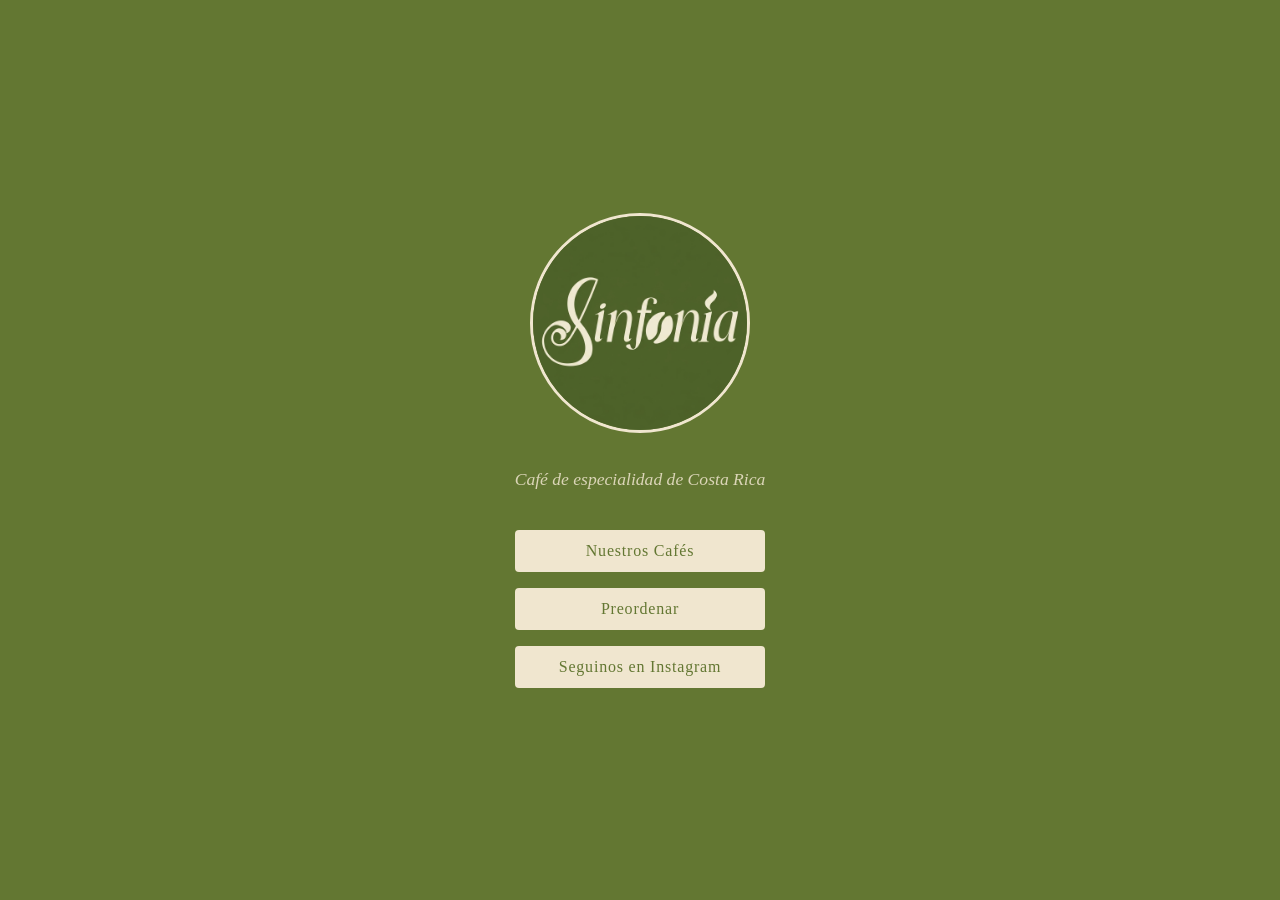
<file: index.html>
<!DOCTYPE html>
<html lang="es">
<head>
  <meta charset="UTF-8">
  <meta name="viewport" content="width=device-width, initial-scale=1.0">
  <title>Sinfonía Café</title>
  <link rel="icon" type="image/jpeg" href="images/logo.jpg">
  <link rel="stylesheet" href="styles.css">
  <style>
    body {
      display: flex;
      flex-direction: column;
      align-items: center;
      justify-content: center;
    }

    .container {
      text-align: center;
      padding: 2rem;
      max-width: 480px;
    }

    .logo {
      width: 220px;
      height: 220px;
      border-radius: 50%;
      object-fit: cover;
      margin-bottom: 2rem;
      border: 3px solid #f0e6cf;
    }

    .tagline {
      font-size: 1.1rem;
      margin-bottom: 2.5rem;
      font-style: italic;
      opacity: 0.85;
    }

    .nav-links {
      display: flex;
      flex-direction: column;
      gap: 1rem;
    }

    .nav-links a {
      display: inline-block;
      color: #637732;
      background-color: #f0e6cf;
      text-decoration: none;
      padding: 0.75rem 2rem;
      border-radius: 4px;
      font-size: 1rem;
      letter-spacing: 0.05em;
      transition: opacity 0.2s;
    }

    .nav-links a:hover {
      opacity: 0.88;
    }
  </style>
</head>
<body>
  <div class="container">
    <img src="images/logo.jpg" alt="Sinfonía Café" class="logo">
    <p class="tagline">Café de especialidad de Costa Rica</p>
    <div class="nav-links">
      <a href="cafe">Nuestros Cafés</a>
      <a href="preordenar">Preordenar</a>
      <a href="https://instagram.com/sinfonia_cafe_cr" target="_blank" rel="noopener">Seguinos en Instagram</a>
    </div>
  </div>
</body>
</html>
</file>
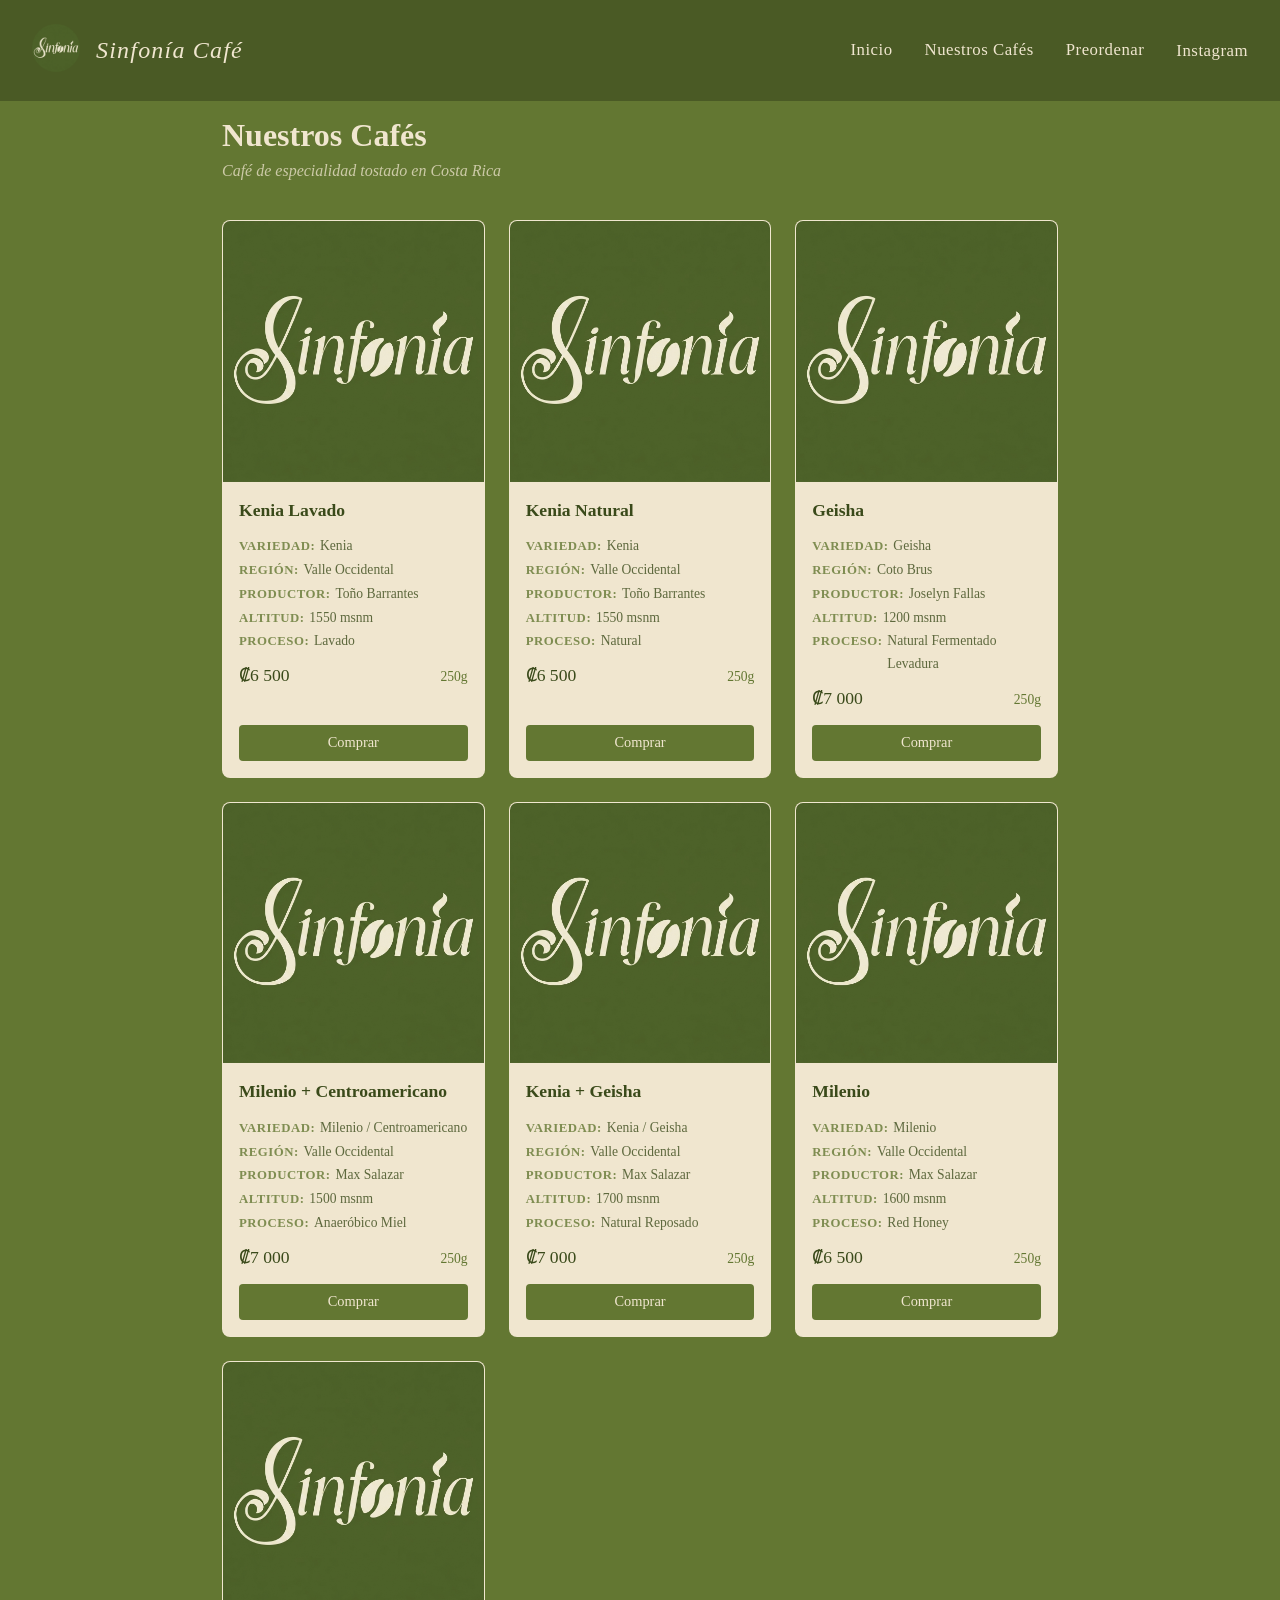
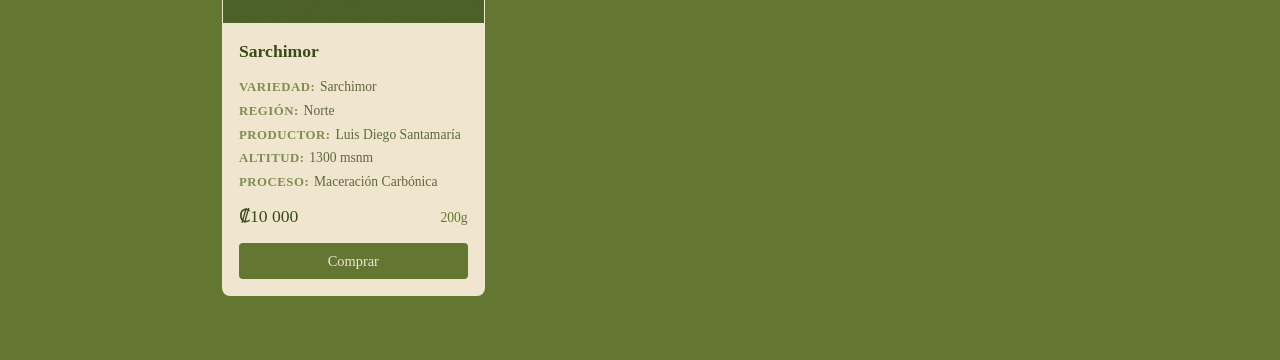
<file: cafe.html>
<!DOCTYPE html>
<html lang="es">
<head>
  <meta charset="UTF-8">
  <meta name="viewport" content="width=device-width, initial-scale=1.0">
  <title>Café — Sinfonía Café</title>
  <link rel="icon" type="image/jpeg" href="images/logo.jpg">
  <link rel="stylesheet" href="styles.css">
  <style>
    .product-card {
      background-color: #f0e6cf;
      color: #3a4a1a;
    }

    .product-info h3 {
      font-size: 1.1rem;
      margin-bottom: 0.75rem;
    }

    .product-details {
      font-size: 0.85rem;
      line-height: 1.7;
      opacity: 0.8;
      margin-bottom: 0.75rem;
    }

    .product-details span {
      display: block;
    }

    .product-details .label {
      opacity: 1;
      color: #637732;
      font-size: 0.8rem;
      font-weight: bold;
      text-transform: uppercase;
      letter-spacing: 0.04em;
    }

    .detail-row {
      display: flex;
      gap: 0.3rem;
      align-items: baseline;
    }

    .price-size {
      display: flex;
      justify-content: space-between;
      align-items: baseline;
      margin-bottom: 1rem;
    }

    .price {
      font-size: 1.1rem;
    }

    .size {
      font-size: 0.85rem;
      color: #637732;
    }

    .product-actions {
      margin-top: auto;
    }

    .btn-primary {
      background-color: #637732;
      color: #f0e6cf;
    }
  </style>
</head>
<body>
  <header>
    <a href="/">
      <img src="images/logo.jpg" alt="Sinfonía Café">
    </a>
    <a href="/" class="site-title">Sinfonía Café</a>
    <nav class="nav-menu" id="nav">
      <a href="/">Inicio</a>
      <a href="cafe">Nuestros Cafés</a>
      <a href="preordenar">Preordenar</a>
      <a href="https://instagram.com/sinfonia_cafe_cr" target="_blank" rel="noopener">Instagram</a>
    </nav>
    <button class="hamburger" onclick="toggleNav()" aria-label="Menú">&#9776;</button>
  </header>

  <main>
    <h1>Nuestros Cafés</h1>
    <p class="subtitle">Café de especialidad tostado en Costa Rica</p>

    <div class="products" id="catalog"></div>
  </main>

  <script src="main.js"></script>
  <script>
    var coffees = [
      {
        name: 'Kenia Lavado',
        variedad: 'Kenia',
        region: 'Valle Occidental',
        productor: 'Toño Barrantes',
        altitud: '1550 msnm',
        proceso: 'Lavado',
        price: 6500,
        size: '250g'
      },
      {
        name: 'Kenia Natural',
        variedad: 'Kenia',
        region: 'Valle Occidental',
        productor: 'Toño Barrantes',
        altitud: '1550 msnm',
        proceso: 'Natural',
        price: 6500,
        size: '250g'
      },
      {
        name: 'Geisha',
        variedad: 'Geisha',
        region: 'Coto Brus',
        productor: 'Joselyn Fallas',
        altitud: '1200 msnm',
        proceso: 'Natural Fermentado Levadura',
        price: 7000,
        size: '250g'
      },
      {
        name: 'Milenio + Centroamericano',
        variedad: 'Milenio / Centroamericano',
        region: 'Valle Occidental',
        productor: 'Max Salazar',
        altitud: '1500 msnm',
        proceso: 'Anaeróbico Miel',
        price: 7000,
        size: '250g'
      },
      {
        name: 'Kenia + Geisha',
        variedad: 'Kenia / Geisha',
        region: 'Valle Occidental',
        productor: 'Max Salazar',
        altitud: '1700 msnm',
        proceso: 'Natural Reposado',
        price: 7000,
        size: '250g'
      },
      {
        name: 'Milenio',
        variedad: 'Milenio',
        region: 'Valle Occidental',
        productor: 'Max Salazar',
        altitud: '1600 msnm',
        proceso: 'Red Honey',
        price: 6500,
        size: '250g'
      },
      {
        name: 'Sarchimor',
        variedad: 'Sarchimor',
        region: 'Norte',
        productor: 'Luis Diego Santamaría',
        altitud: '1300 msnm',
        proceso: 'Maceración Carbónica',
        price: 10000,
        size: '200g'
      },
    ];

    (function() {
      var catalog = document.getElementById('catalog');

      coffees.forEach(function(c) {
        var card = document.createElement('div');
        card.className = 'product-card';

        var img = document.createElement('img');
        img.src = 'images/logo.jpg';
        img.alt = c.name;
        card.appendChild(img);

        var info = document.createElement('div');
        info.className = 'product-info';

        var h3 = document.createElement('h3');
        h3.textContent = c.name;
        info.appendChild(h3);

        var details = document.createElement('div');
        details.className = 'product-details';

        var fields = [
          ['Variedad', c.variedad],
          ['Región', c.region],
          ['Productor', c.productor],
          ['Altitud', c.altitud],
          ['Proceso', c.proceso],
        ];

        fields.forEach(function(f) {
          if (!f[1]) return;
          var row = document.createElement('div');
          row.className = 'detail-row';
          var label = document.createElement('span');
          label.className = 'label';
          label.textContent = f[0] + ':';
          var value = document.createElement('span');
          value.textContent = ' ' + f[1];
          row.appendChild(label);
          row.appendChild(value);
          details.appendChild(row);
        });

        info.appendChild(details);

        var priceSize = document.createElement('div');
        priceSize.className = 'price-size';
        var priceEl = document.createElement('span');
        priceEl.className = 'price';
        priceEl.textContent = formatPrice(c.price);
        var sizeEl = document.createElement('span');
        sizeEl.className = 'size';
        sizeEl.textContent = c.size;
        priceSize.appendChild(priceEl);
        priceSize.appendChild(sizeEl);
        info.appendChild(priceSize);

        var actions = document.createElement('div');
        actions.className = 'product-actions';
        var waLink = document.createElement('a');
        waLink.className = 'btn btn-primary';
        waLink.href = buildWhatsAppLink([{ name: c.name + ' (' + c.size + ')', price: c.price }]);
        waLink.target = '_blank';
        waLink.rel = 'noopener';
        waLink.textContent = 'Comprar';
        actions.appendChild(waLink);

        info.appendChild(actions);
        card.appendChild(info);
        catalog.appendChild(card);
      });
    })();
  </script>
</body>
</html>
</file>
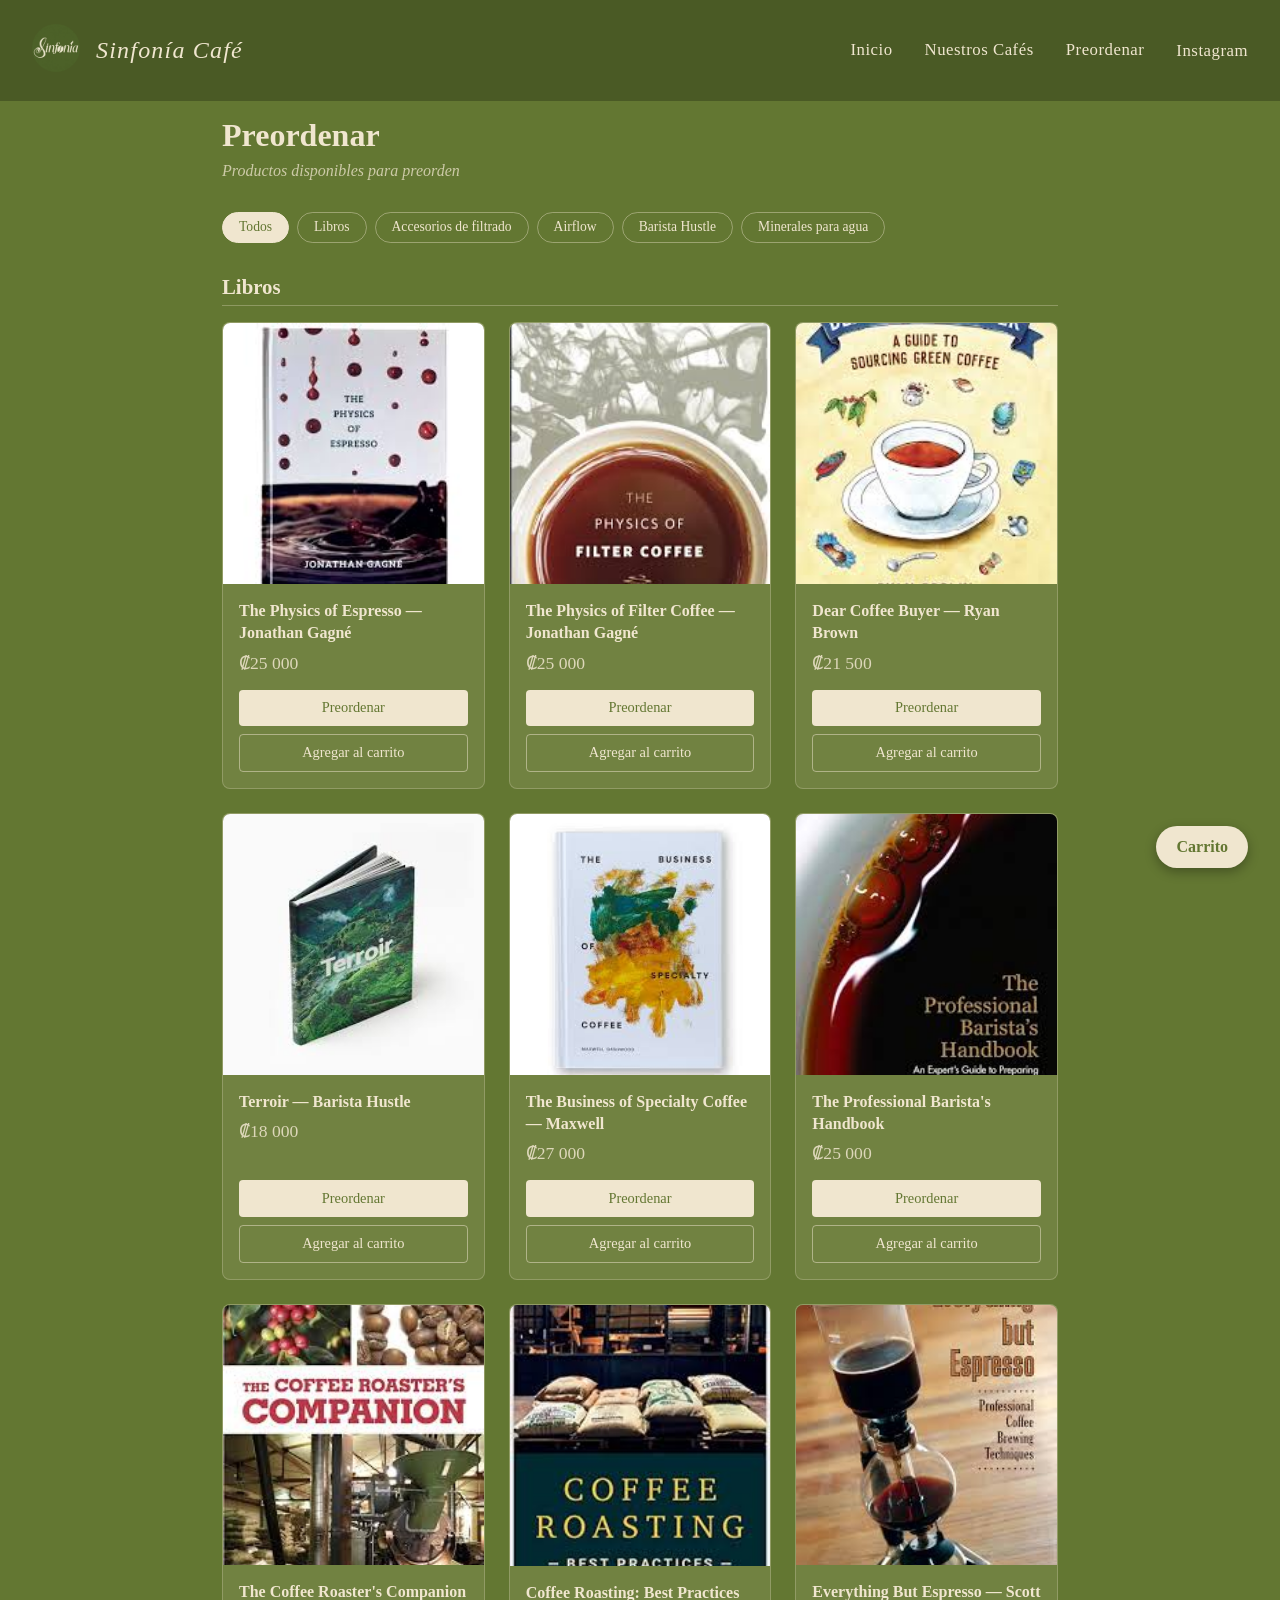
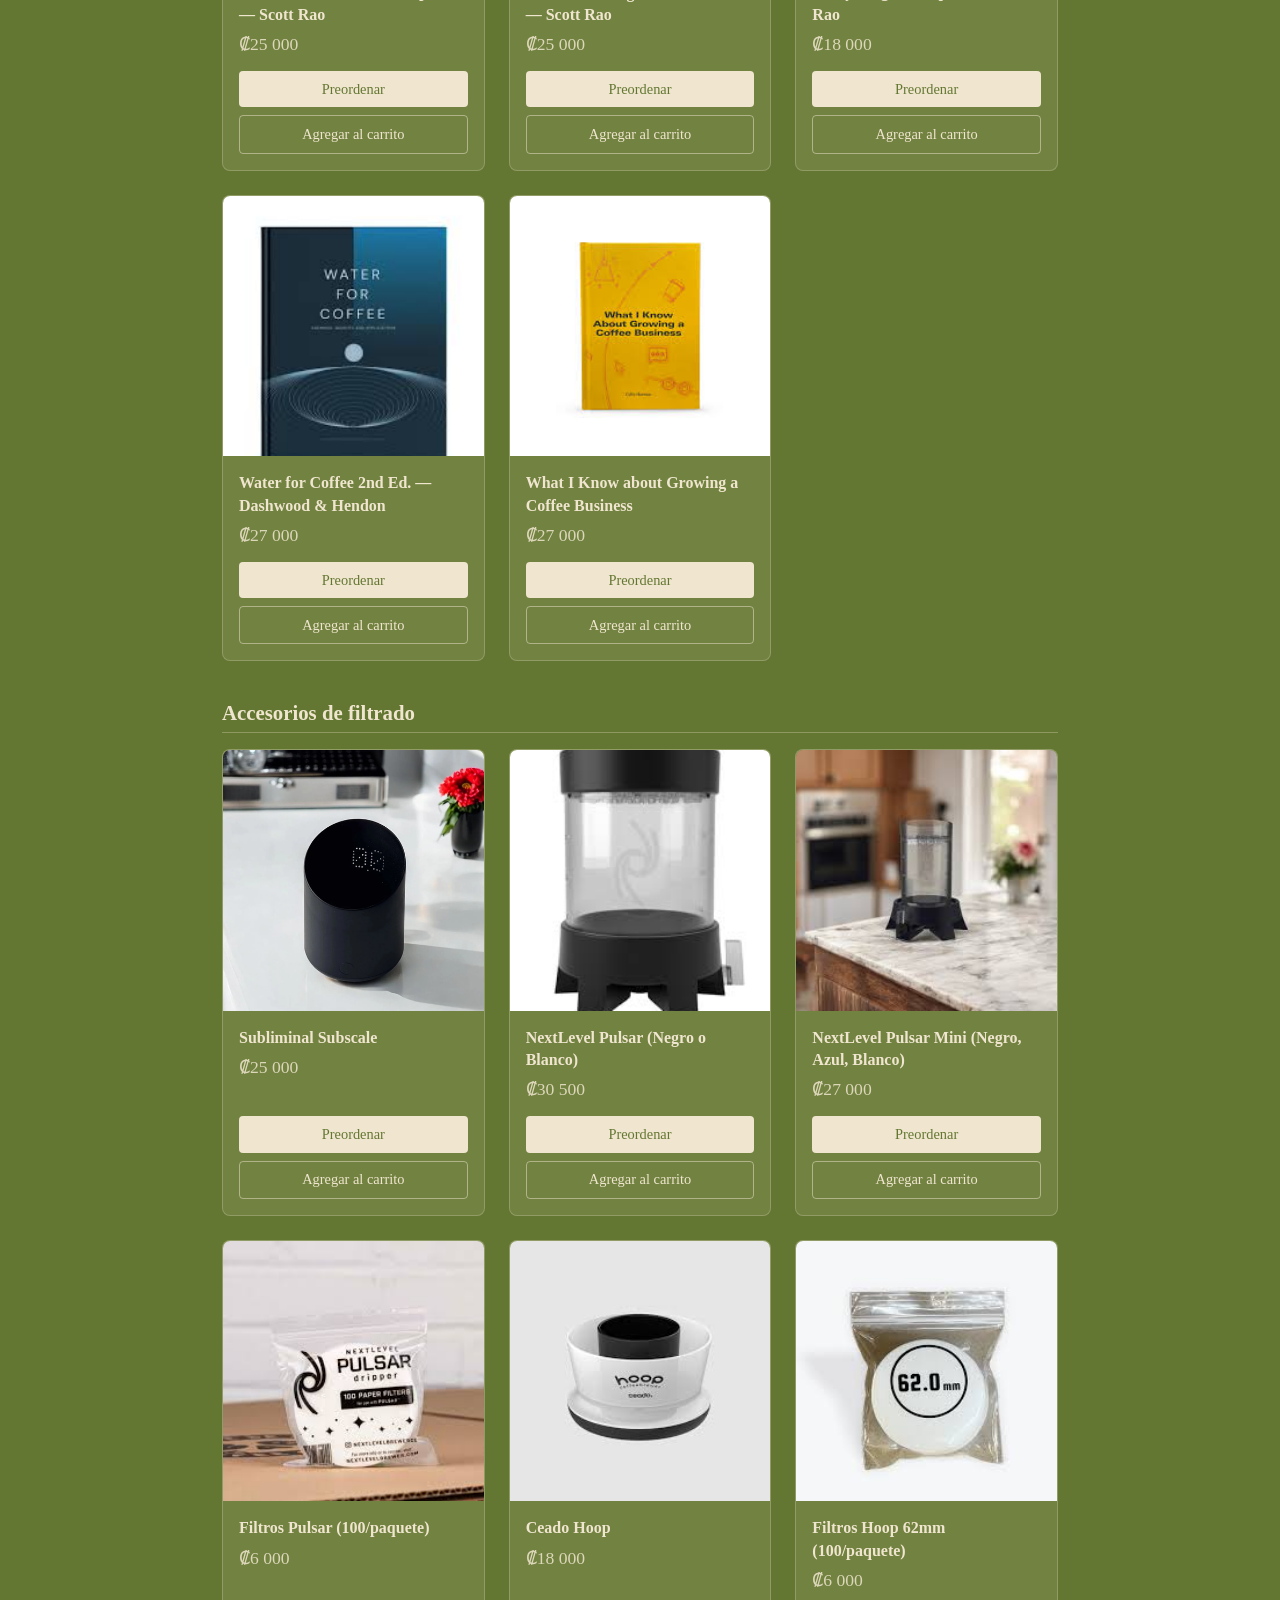
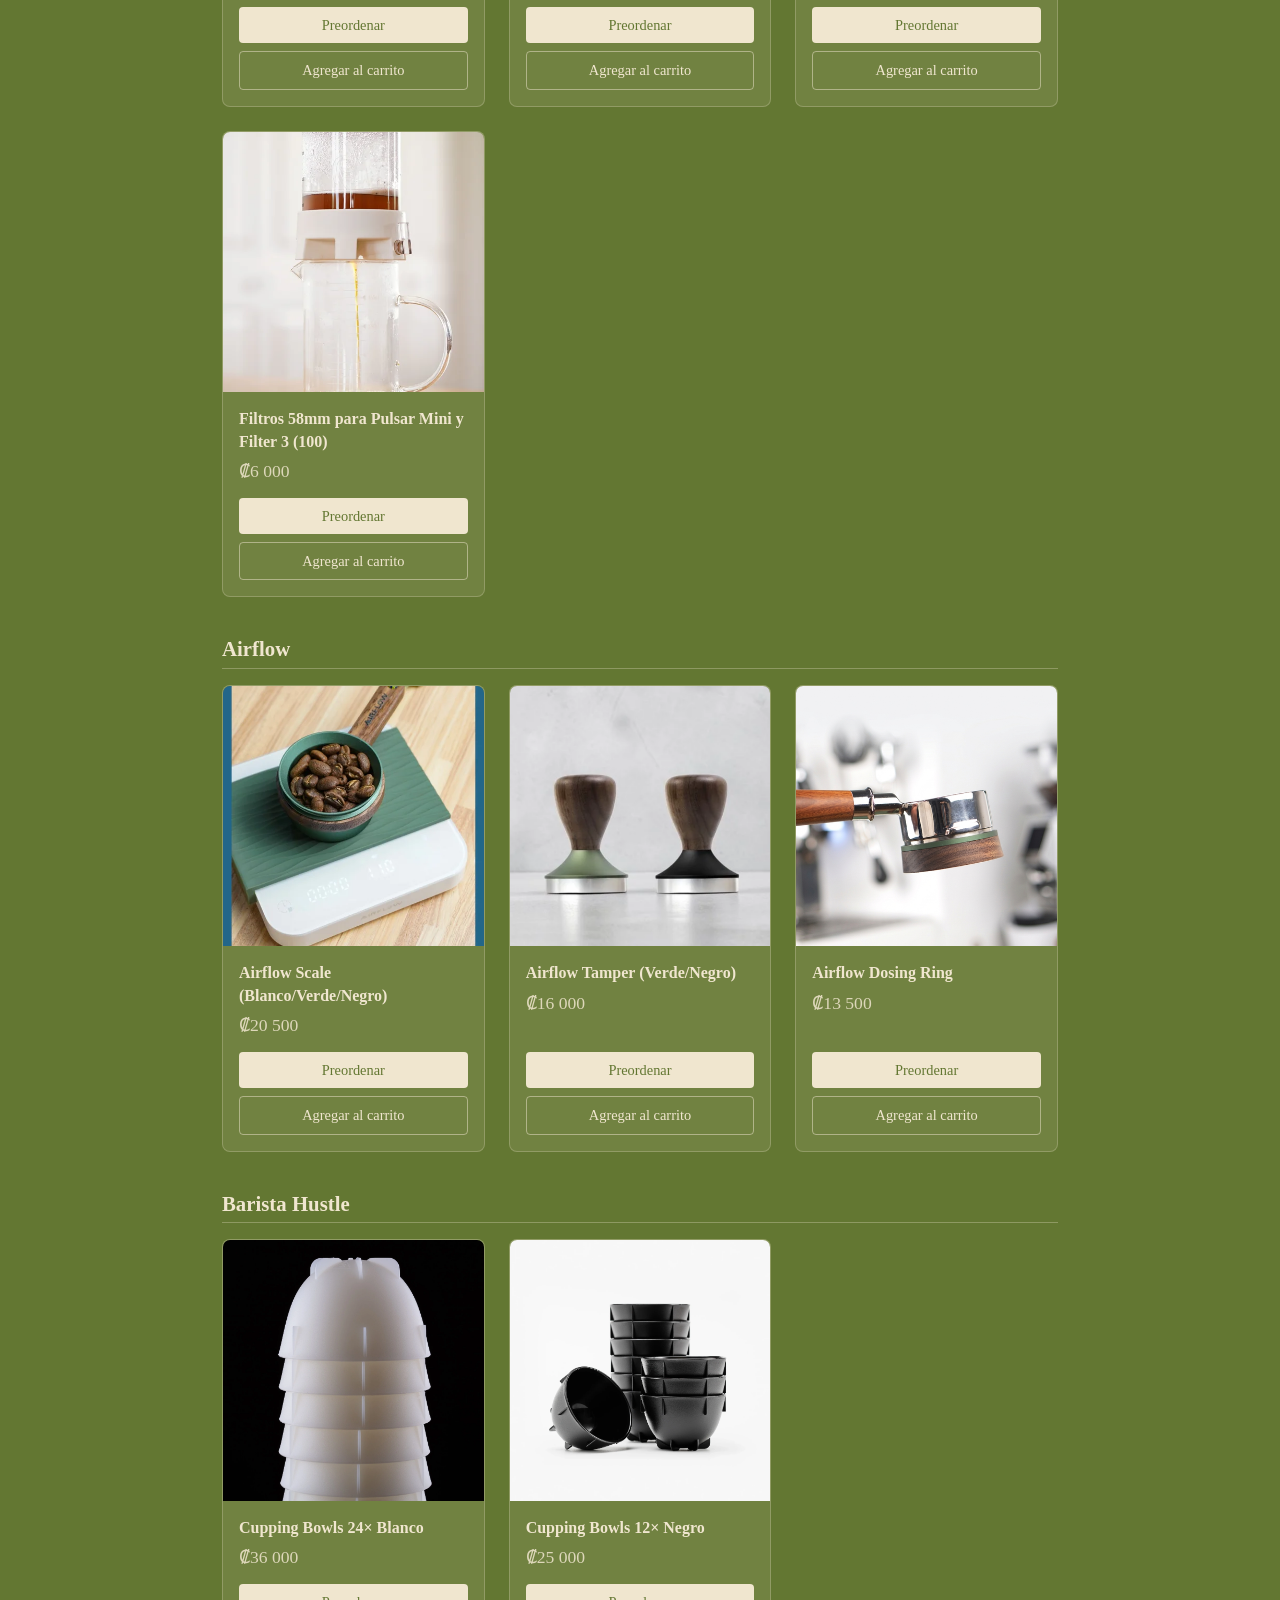
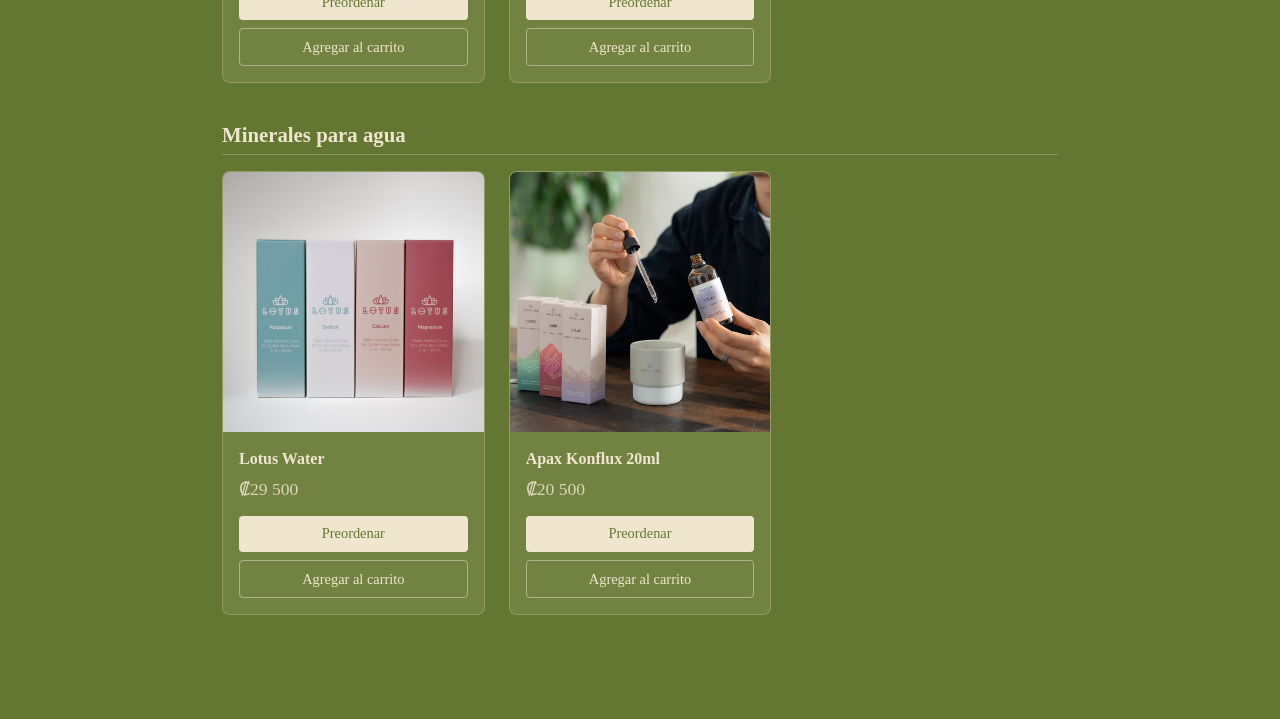
<file: preordenar.html>
<!DOCTYPE html>
<html lang="es">
<head>
  <meta charset="UTF-8">
  <meta name="viewport" content="width=device-width, initial-scale=1.0">
  <title>Preordenar — Sinfonía Café</title>
  <link rel="icon" type="image/jpeg" href="images/logo.jpg">
  <link rel="stylesheet" href="styles.css">
  <style>
    .cart-btn {
      position: fixed;
      bottom: 2rem;
      right: 2rem;
      z-index: 50;
      background-color: #f0e6cf;
      color: #637732;
      border: none;
      padding: 0.75rem 1.25rem;
      border-radius: 50px;
      font-family: inherit;
      font-size: 1rem;
      font-weight: bold;
      cursor: pointer;
      box-shadow: 0 4px 12px rgba(0, 0, 0, 0.3);
      transition: transform 0.2s;
    }

    .cart-btn:hover {
      transform: scale(1.05);
    }

    .cart-count {
      display: inline-block;
      background-color: #637732;
      color: #f0e6cf;
      border-radius: 50%;
      width: 22px;
      height: 22px;
      font-size: 0.8rem;
      line-height: 22px;
      text-align: center;
      margin-left: 0.4rem;
      font-weight: bold;
    }

    .cart-count.hidden {
      display: none;
    }

    .subtitle {
      margin-bottom: 2rem;
    }

    .category-filters {
      display: flex;
      flex-wrap: wrap;
      gap: 0.5rem;
      margin-bottom: 2rem;
    }

    .filter-btn {
      background: transparent;
      border: 1px solid rgba(240, 230, 207, 0.4);
      color: #f0e6cf;
      padding: 0.4rem 1rem;
      border-radius: 20px;
      font-family: inherit;
      font-size: 0.85rem;
      cursor: pointer;
      transition: all 0.2s;
    }

    .filter-btn:hover {
      border-color: #f0e6cf;
    }

    .filter-btn.active {
      background-color: #f0e6cf;
      color: #637732;
      border-color: #f0e6cf;
    }

    .category-section {
      margin-bottom: 2.5rem;
    }

    .category-title {
      font-size: 1.3rem;
      margin-bottom: 1rem;
      padding-bottom: 0.4rem;
      border-bottom: 1px solid rgba(240, 230, 207, 0.3);
    }

    .product-info .price {
      font-size: 1.1rem;
      margin-bottom: 1rem;
      opacity: 0.85;
    }

    .cart-overlay {
      display: none;
      position: fixed;
      inset: 0;
      background-color: rgba(0, 0, 0, 0.6);
      z-index: 100;
    }

    .cart-overlay.open {
      display: block;
    }

    .cart-panel {
      position: fixed;
      top: 0;
      right: 0;
      width: min(420px, 100vw);
      height: 100vh;
      background-color: #556b2a;
      z-index: 101;
      display: flex;
      flex-direction: column;
      transform: translateX(100%);
      transition: transform 0.3s ease;
    }

    .cart-panel.open {
      transform: translateX(0);
    }

    .cart-header {
      display: flex;
      align-items: center;
      justify-content: space-between;
      padding: 1.5rem;
      border-bottom: 1px solid rgba(240, 230, 207, 0.2);
    }

    .cart-header h2 {
      font-size: 1.3rem;
    }

    .cart-close {
      background: none;
      border: none;
      color: #f0e6cf;
      font-size: 1.5rem;
      cursor: pointer;
      padding: 0.25rem;
    }

    .cart-items {
      flex: 1;
      overflow-y: auto;
      padding: 1rem 1.5rem;
    }

    .cart-item {
      display: flex;
      justify-content: space-between;
      align-items: center;
      padding: 0.75rem 0;
      border-bottom: 1px solid rgba(240, 230, 207, 0.1);
    }

    .cart-item-info {
      flex: 1;
    }

    .cart-item-name {
      font-size: 0.95rem;
      margin-bottom: 0.2rem;
    }

    .cart-item-price {
      font-size: 0.85rem;
      opacity: 0.7;
    }

    .cart-item-remove {
      background: none;
      border: none;
      color: #f0e6cf;
      opacity: 0.6;
      cursor: pointer;
      font-size: 1.2rem;
      padding: 0.25rem 0.5rem;
    }

    .cart-item-remove:hover {
      opacity: 1;
    }

    .cart-empty {
      text-align: center;
      padding: 3rem 1rem;
      opacity: 0.6;
      font-style: italic;
    }

    .cart-footer {
      padding: 1.5rem;
      border-top: 1px solid rgba(240, 230, 207, 0.2);
      display: flex;
      flex-direction: column;
      gap: 0.75rem;
    }

    .cart-total {
      display: flex;
      justify-content: space-between;
      font-size: 1.1rem;
      font-weight: bold;
    }

    .cart-footer .btn {
      width: 100%;
    }
  </style>
</head>
<body>
  <header>
    <a href="/">
      <img src="images/logo.jpg" alt="Sinfonía Café">
    </a>
    <a href="/" class="site-title">Sinfonía Café</a>
    <nav class="nav-menu" id="nav">
      <a href="/">Inicio</a>
      <a href="cafe">Nuestros Cafés</a>
      <a href="preordenar">Preordenar</a>
      <a href="https://instagram.com/sinfonia_cafe_cr" target="_blank" rel="noopener">Instagram</a>
    </nav>
    <button class="hamburger" onclick="toggleNav()" aria-label="Menú">&#9776;</button>
  </header>

  <button class="cart-btn" onclick="toggleCart()">
    Carrito<span class="cart-count hidden" id="cart-count">0</span>
  </button>

  <main>
    <h1>Preordenar</h1>
    <p class="subtitle">Productos disponibles para preorden</p>
    <div class="category-filters" id="filters"></div>
    <div id="catalog"></div>
  </main>

  <div class="cart-overlay" id="cart-overlay" onclick="toggleCart()"></div>
  <div class="cart-panel" id="cart-panel">
    <div class="cart-header">
      <h2>Carrito</h2>
      <button class="cart-close" onclick="toggleCart()">&times;</button>
    </div>
    <div class="cart-items" id="cart-items"></div>
    <div class="cart-footer" id="cart-footer">
      <div class="cart-total">
        <span>Total</span>
        <span id="cart-total">₡0</span>
      </div>
      <a id="cart-wa-link" class="btn btn-primary" target="_blank" rel="noopener">Preordenar por WhatsApp</a>
      <button class="btn btn-outline" onclick="clearCart()">Vaciar carrito</button>
    </div>
  </div>

  <script src="main.js"></script>
  <script>
    var PLACEHOLDER_IMG = 'data:image/svg+xml,' + encodeURIComponent(
      '<svg xmlns="http://www.w3.org/2000/svg" viewBox="0 0 400 400">' +
      '<rect fill="%23556b2a" width="400" height="400"/>' +
      '<text x="200" y="210" text-anchor="middle" fill="%23f0e6cf" font-family="Georgia,serif" font-size="18" opacity="0.5">Imagen próximamente</text>' +
      '</svg>'
    );

    var products = [
      { category: 'Libros', name: 'The Physics of Espresso — Jonathan Gagné', price: 25000, image: 'images/physics-of-espresso.jpg' },
      { category: 'Libros', name: 'The Physics of Filter Coffee — Jonathan Gagné', price: 25000, image: 'images/physics-of-filter-coffee.jpg' },
      { category: 'Libros', name: 'Dear Coffee Buyer — Ryan Brown', price: 21500, image: 'images/dear-coffee-buyer.jpg' },
      { category: 'Libros', name: 'Terroir — Barista Hustle', price: 18000, image: 'images/terroir-bh.jpg' },
      { category: 'Libros', name: 'The Business of Specialty Coffee — Maxwell', price: 27000, image: 'images/the-business-of-specialty-coffee.jpg' },
      { category: 'Libros', name: 'The Professional Barista\'s Handbook', price: 25000, image: 'images/tpbh.jpg' },
      { category: 'Libros', name: 'The Coffee Roaster\'s Companion — Scott Rao', price: 25000, image: 'images/coffee-roaster-companion.jpg' },
      { category: 'Libros', name: 'Coffee Roasting: Best Practices — Scott Rao', price: 25000, image: 'images/crbp.jpg' },
      { category: 'Libros', name: 'Everything But Espresso — Scott Rao', price: 18000, image: 'images/ebe.jpg' },
      { category: 'Libros', name: 'Water for Coffee 2nd Ed. — Dashwood & Hendon', price: 27000, image: 'images/wfc.jpg' },
      { category: 'Libros', name: 'What I Know about Growing a Coffee Business', price: 27000, image: 'images/wikagacb.jpg' },
      { category: 'Accesorios de filtrado', name: 'Subliminal Subscale', price: 25000, image: 'images/subscale.png' },
      { category: 'Accesorios de filtrado', name: 'NextLevel Pulsar (Negro o Blanco)', price: 30500, image: 'images/pulsar.jpg' },
      { category: 'Accesorios de filtrado', name: 'NextLevel Pulsar Mini (Negro, Azul, Blanco)', price: 27000, image: 'images/pulsar-mini.jpg' },
      { category: 'Accesorios de filtrado', name: 'Filtros Pulsar (100/paquete)', price: 6000, image: 'images/pulsar-filters.jpg' },
      { category: 'Accesorios de filtrado', name: 'Ceado Hoop', price: 18000, image: 'images/ceado-hoop.jpg' },
      { category: 'Accesorios de filtrado', name: 'Filtros Hoop 62mm (100/paquete)', price: 6000, image: 'images/hoop-filters.jpg' },
      { category: 'Accesorios de filtrado', name: 'Filtros 58mm para Pulsar Mini y Filter 3 (100)', price: 6000, image: 'images/58mm-filters.jpeg' },
      { category: 'Airflow', name: 'Airflow Scale (Blanco/Verde/Negro)', price: 20500, image: 'images/airflow-scale.jpg' },
      { category: 'Airflow', name: 'Airflow Tamper (Verde/Negro)', price: 16000, image: 'images/airflow-tamper.png' },
      { category: 'Airflow', name: 'Airflow Dosing Ring', price: 13500, image: 'images/airflow-dosing-ring.png' },
      { category: 'Barista Hustle', name: 'Cupping Bowls 24× Blanco', price: 36000, image: 'images/bh-cupping-white.webp' },
      { category: 'Barista Hustle', name: 'Cupping Bowls 12× Negro', price: 25000, image: 'images/bh-cupping-black.webp' },
      { category: 'Minerales para agua', name: 'Lotus Water', price: 29500, image: 'images/lotus-water.png' },
      { category: 'Minerales para agua', name: 'Apax Konflux 20ml', price: 20500, image: 'images/apax-konflux.jpg' },
    ];

    var categories = [];
    products.forEach(function(p) {
      if (categories.indexOf(p.category) === -1) categories.push(p.category);
    });

    var activeFilter = null;

    function render() {
      var filtersEl = document.getElementById('filters');
      filtersEl.innerHTML = '';
      var allBtn = document.createElement('button');
      allBtn.className = 'filter-btn' + (activeFilter === null ? ' active' : '');
      allBtn.textContent = 'Todos';
      allBtn.onclick = function() { activeFilter = null; render(); };
      filtersEl.appendChild(allBtn);

      categories.forEach(function(cat) {
        var btn = document.createElement('button');
        btn.className = 'filter-btn' + (activeFilter === cat ? ' active' : '');
        btn.textContent = cat;
        btn.onclick = function() { activeFilter = cat; render(); };
        filtersEl.appendChild(btn);
      });

      var catalogEl = document.getElementById('catalog');
      catalogEl.innerHTML = '';

      var catsToShow = activeFilter ? [activeFilter] : categories;
      catsToShow.forEach(function(cat) {
        var catProducts = products.filter(function(p) { return p.category === cat; });
        if (catProducts.length === 0) return;

        var section = document.createElement('div');
        section.className = 'category-section';
        var title = document.createElement('h2');
        title.className = 'category-title';
        title.textContent = cat;
        section.appendChild(title);

        var grid = document.createElement('div');
        grid.className = 'products';

        catProducts.forEach(function(p, i) {
          var card = document.createElement('div');
          card.className = 'product-card';

          var img = document.createElement('img');
          img.src = p.image || PLACEHOLDER_IMG;
          img.alt = p.name;
          card.appendChild(img);

          var info = document.createElement('div');
          info.className = 'product-info';

          var h3 = document.createElement('h3');
          h3.textContent = p.name;
          info.appendChild(h3);

          var price = document.createElement('div');
          price.className = 'price';
          price.textContent = formatPrice(p.price);
          info.appendChild(price);

          var actions = document.createElement('div');
          actions.className = 'product-actions';

          var waLink = document.createElement('a');
          waLink.className = 'btn btn-primary';
          waLink.href = buildWhatsAppLink([p]);
          waLink.target = '_blank';
          waLink.rel = 'noopener';
          waLink.textContent = 'Preordenar';
          actions.appendChild(waLink);

          var cartBtnEl = document.createElement('button');
          cartBtnEl.className = 'btn btn-outline';
          cartBtnEl.textContent = 'Agregar al carrito';
          cartBtnEl.onclick = (function(product) {
            return function() {
              addToCart(product);
              this.textContent = 'Agregado ✓';
              var self = this;
              setTimeout(function() { self.textContent = 'Agregar al carrito'; }, 1200);
            };
          })(p);
          actions.appendChild(cartBtnEl);

          info.appendChild(actions);
          card.appendChild(info);
          grid.appendChild(card);
        });

        section.appendChild(grid);
        catalogEl.appendChild(section);
      });
    }

    function getCart() {
      try {
        return JSON.parse(localStorage.getItem('sinfonia_cart')) || [];
      } catch (e) {
        return [];
      }
    }

    function saveCart(cart) {
      localStorage.setItem('sinfonia_cart', JSON.stringify(cart));
      updateCartUI();
    }

    function addToCart(product) {
      var cart = getCart();
      var existing = null;
      for (var i = 0; i < cart.length; i++) {
        if (cart[i].name === product.name) { existing = cart[i]; break; }
      }
      if (existing) {
        existing.qty = (existing.qty || 1) + 1;
      } else {
        cart.push({ name: product.name, price: product.price, qty: 1 });
      }
      saveCart(cart);
    }

    function removeFromCart(index) {
      var cart = getCart();
      cart.splice(index, 1);
      saveCart(cart);
      renderCart();
    }

    function clearCart() {
      saveCart([]);
      renderCart();
    }

    function updateCartUI() {
      var cart = getCart();
      var total = 0;
      cart.forEach(function(item) { total += item.qty || 1; });
      var countEl = document.getElementById('cart-count');
      if (total > 0) {
        countEl.textContent = total;
        countEl.classList.remove('hidden');
      } else {
        countEl.classList.add('hidden');
      }
    }

    function renderCart() {
      var cart = getCart();
      var itemsEl = document.getElementById('cart-items');
      var footerEl = document.getElementById('cart-footer');

      if (cart.length === 0) {
        itemsEl.innerHTML = '<div class="cart-empty">El carrito está vacío</div>';
        footerEl.style.display = 'none';
        return;
      }

      footerEl.style.display = '';
      itemsEl.innerHTML = '';
      var total = 0;

      cart.forEach(function(item, i) {
        var qty = item.qty || 1;
        total += item.price * qty;

        var div = document.createElement('div');
        div.className = 'cart-item';

        var info = document.createElement('div');
        info.className = 'cart-item-info';

        var name = document.createElement('div');
        name.className = 'cart-item-name';
        name.textContent = (qty > 1 ? qty + '× ' : '') + item.name;
        info.appendChild(name);

        var price = document.createElement('div');
        price.className = 'cart-item-price';
        price.textContent = formatPrice(item.price * qty);
        info.appendChild(price);

        div.appendChild(info);

        var removeBtn = document.createElement('button');
        removeBtn.className = 'cart-item-remove';
        removeBtn.innerHTML = '&times;';
        removeBtn.onclick = (function(idx) {
          return function() { removeFromCart(idx); };
        })(i);
        div.appendChild(removeBtn);

        itemsEl.appendChild(div);
      });

      document.getElementById('cart-total').textContent = formatPrice(total);
      document.getElementById('cart-wa-link').href = buildWhatsAppLink(cart);
    }

    function toggleCart() {
      var overlay = document.getElementById('cart-overlay');
      var panel = document.getElementById('cart-panel');
      var isOpen = panel.classList.contains('open');
      if (isOpen) {
        panel.classList.remove('open');
        overlay.classList.remove('open');
      } else {
        renderCart();
        panel.classList.add('open');
        overlay.classList.add('open');
      }
    }

    render();
    updateCartUI();
  </script>
</body>
</html>
</file>
<file: styles.css>
* {
  margin: 0;
  padding: 0;
  box-sizing: border-box;
}

body {
  min-height: 100vh;
  background-color: #637732;
  color: #f0e6cf;
  font-family: Georgia, 'Times New Roman', serif;
}

header {
  padding: 1.5rem 2rem;
  display: flex;
  align-items: center;
  gap: 1rem;
  position: sticky;
  top: 0;
  background-color: #4a5a25;
  z-index: 10;
}

header img {
  width: 48px;
  height: 48px;
  border-radius: 50%;
  object-fit: cover;
}

header a {
  color: #f0e6cf;
  text-decoration: none;
  font-size: 1.25rem;
}

header .site-title {
  font-size: 1.5rem;
  font-style: italic;
  letter-spacing: 0.05em;
}

.hamburger {
  margin-left: auto;
  background: none;
  border: none;
  color: #f0e6cf;
  font-size: 1.6rem;
  cursor: pointer;
  padding: 0.25rem;
  line-height: 1;
}

.nav-menu {
  display: none;
  position: absolute;
  top: 100%;
  left: 0;
  right: 0;
  background-color: #4a5a25;
  padding: 0.5rem 2rem 1rem;
  flex-direction: column;
}

.nav-menu.open {
  display: flex;
}

.nav-menu a {
  color: #f0e6cf;
  text-decoration: none;
  padding: 0.6rem 0;
  font-size: 1rem;
  border-bottom: 1px solid rgba(240, 230, 207, 0.15);
}

.nav-menu a:last-child {
  border-bottom: none;
}

.nav-menu a:hover {
  opacity: 0.8;
}

@media (min-width: 768px) {
  .hamburger {
    display: none;
  }

  .nav-menu {
    display: flex;
    position: static;
    flex-direction: row;
    gap: 2rem;
    background: none;
    padding: 0;
    margin-left: auto;
    align-items: center;
  }

  .nav-menu a {
    padding: 0.4rem 0;
    font-size: 1.05rem;
    border-bottom: 2px solid transparent;
    letter-spacing: 0.03em;
  }

  .nav-menu a:hover {
    border-bottom-color: #f0e6cf;
    opacity: 1;
  }
}

main {
  max-width: 900px;
  margin: 0 auto;
  padding: 1rem 2rem 4rem;
}

h1 {
  font-size: 2rem;
  margin-bottom: 0.5rem;
}

.subtitle {
  opacity: 0.75;
  font-style: italic;
  margin-bottom: 2.5rem;
}

.products {
  display: grid;
  grid-template-columns: repeat(auto-fill, minmax(260px, 1fr));
  gap: 1.5rem;
}

.product-card {
  background-color: rgba(240, 230, 207, 0.1);
  border: 1px solid rgba(240, 230, 207, 0.25);
  border-radius: 8px;
  overflow: hidden;
  display: flex;
  flex-direction: column;
}

.product-card img {
  width: 100%;
  aspect-ratio: 1;
  object-fit: cover;
  background-color: rgba(240, 230, 207, 0.05);
}

.product-info {
  padding: 1rem;
  flex: 1;
  display: flex;
  flex-direction: column;
}

.product-info h3 {
  font-size: 1rem;
  margin-bottom: 0.5rem;
  line-height: 1.4;
}

.product-actions {
  margin-top: auto;
  display: flex;
  flex-direction: column;
  gap: 0.5rem;
}

.btn {
  display: block;
  text-align: center;
  padding: 0.6rem 1rem;
  border-radius: 4px;
  font-family: inherit;
  font-size: 0.9rem;
  cursor: pointer;
  text-decoration: none;
  border: none;
  transition: opacity 0.2s;
  width: 100%;
}

.btn:hover {
  opacity: 0.85;
}

.btn-primary {
  background-color: #f0e6cf;
  color: #637732;
}

.btn-outline {
  background: transparent;
  color: #f0e6cf;
  border: 1px solid rgba(240, 230, 207, 0.5);
}
</file>
